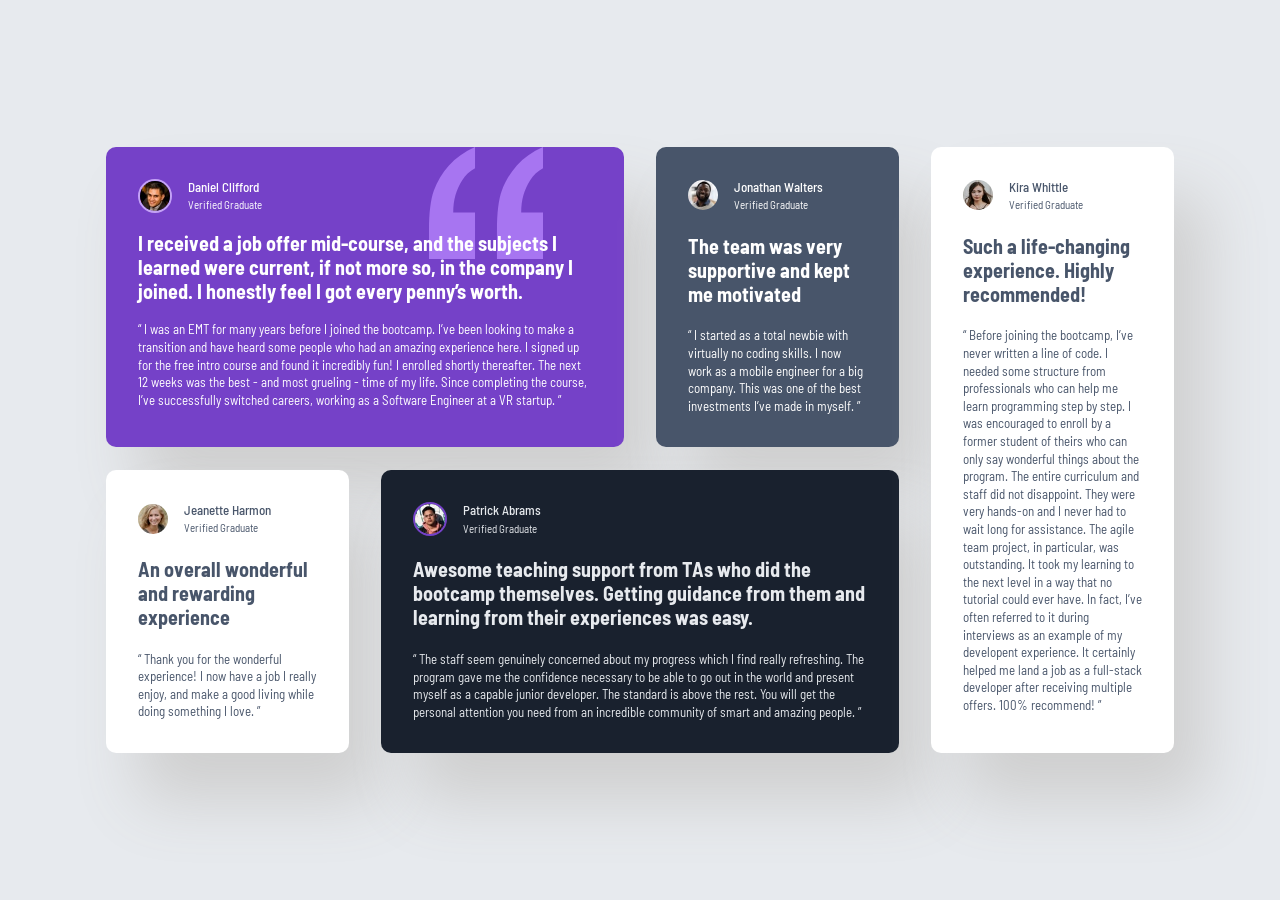
<file: index.html>
<!DOCTYPE html>

<html lang="en">
    <head>
        <meta charset="utf-8">
        <meta name="viewport" content="width=device-width, initial-scale=1.0">
        <link rel="stylesheet" href="style.css">
        <link rel="icon" href="images/favicon-32x32.png" sizes="32x32" type="image/png">
        <title>Testimonial Grid (FrontendMentor)</title>
    </head>
    
    <body>
        <div class="testimonial-grid">
            <div class="card card--daniel">
                <div class="nametag">
                    <img src="images/image-daniel.jpg" alt="Daniel">
                    <div>
                        <p>Daniel Clifford</p>
                        <span>Verified Graduate</span>
                    </div>
                </div>
                <h1>I received a job offer mid-course, and the subjects I learned were current, if not more so, 
                in the company I joined. I honestly feel I got every penny’s worth.</h1>
                <blockquote>
                    <p>“ I was an EMT for many years before I joined the bootcamp. I’ve been looking to make a 
                    transition and have heard some people who had an amazing experience here. I signed up 
                    for the free intro course and found it incredibly fun! I enrolled shortly thereafter. 
                    The next 12 weeks was the best - and most grueling - time of my life. Since completing 
                    the course, I’ve successfully switched careers, working as a Software Engineer at a VR startup. ”</p>
                </blockquote>  
            </div>
            
            <div class="card card--jonathan">
                <div class="nametag">
                    <img src="images/image-jonathan.jpg" alt="Jonathan">
                    <div>
                        <p>Jonathan Walters</p>
                        <span>Verified Graduate</span>
                    </div>
                </div>
                <h2>The team was very supportive and kept me motivated</h2>
                <blockquote>
                    <p>“ I started as a total newbie with virtually no coding skills. I now work as a mobile engineer 
                    for a big company. This was one of the best investments I’ve made in myself. ”</p>
                </blockquote>  
            </div>

            <div class="card card--jeanette">
                <div class="nametag">
                    <img src="images/image-jeanette.jpg" alt="Jeanette">
                    <div>
                        <p>Jeanette Harmon</p>
                        <span>Verified Graduate</span>
                    </div>
                </div>
                <h2>An overall wonderful and rewarding experience</h2>
                <blockquote>
                    <p>“ Thank you for the wonderful experience! I now have a job I really enjoy, and make a good living 
                    while doing something I love. ”</p>
                </blockquote>  
            </div>

            <div class="card card--patrick">
                <div class="nametag">
                    <img src="images/image-patrick.jpg" alt="Patrick">
                    <div>
                        <p>Patrick Abrams</p>
                        <span>Verified Graduate</span>
                    </div>
                </div>
                <h2>Awesome teaching support from TAs who did the bootcamp themselves. Getting guidance from them and 
                learning from their experiences was easy.</h2>
                <blockquote>
                    <p>“ The staff seem genuinely concerned about my progress which I find really refreshing. The program 
                    gave me the confidence necessary to be able to go out in the world and present myself as a capable 
                    junior developer. The standard is above the rest. You will get the personal attention you need from 
                    an incredible community of smart and amazing people. ”</p>
                </blockquote>  
            </div>
            
            <div class="card card--kira">
                <div class="nametag">
                    <img src="images/image-kira.jpg" alt="Kira">
                    <div>
                        <p>Kira Whittle</p>
                        <span>Verified Graduate</span>
                    </div>
                </div>
                <h2>Such a life-changing experience. Highly recommended!</h2>
                <blockquote>
                    <p>“ Before joining the bootcamp, I’ve never written a line of code. I needed some structure from 
                    professionals who can help me learn programming step by step. I was encouraged to enroll by a former 
                    student of theirs who can only say wonderful things about the program. The entire curriculum and staff 
                    did not disappoint. They were very hands-on and I never had to wait long for assistance. The agile team 
                    project, in particular, was outstanding. It took my learning to the next level in a way that no tutorial 
                    could ever have. In fact, I’ve often referred to it during interviews as an example of my developent 
                    experience. It certainly helped me land a job as a full-stack developer after receiving multiple offers. 
                    100% recommend! ”</p> 
                </blockquote> 
            </div>
        </div>
    </body>
</html>
</file>
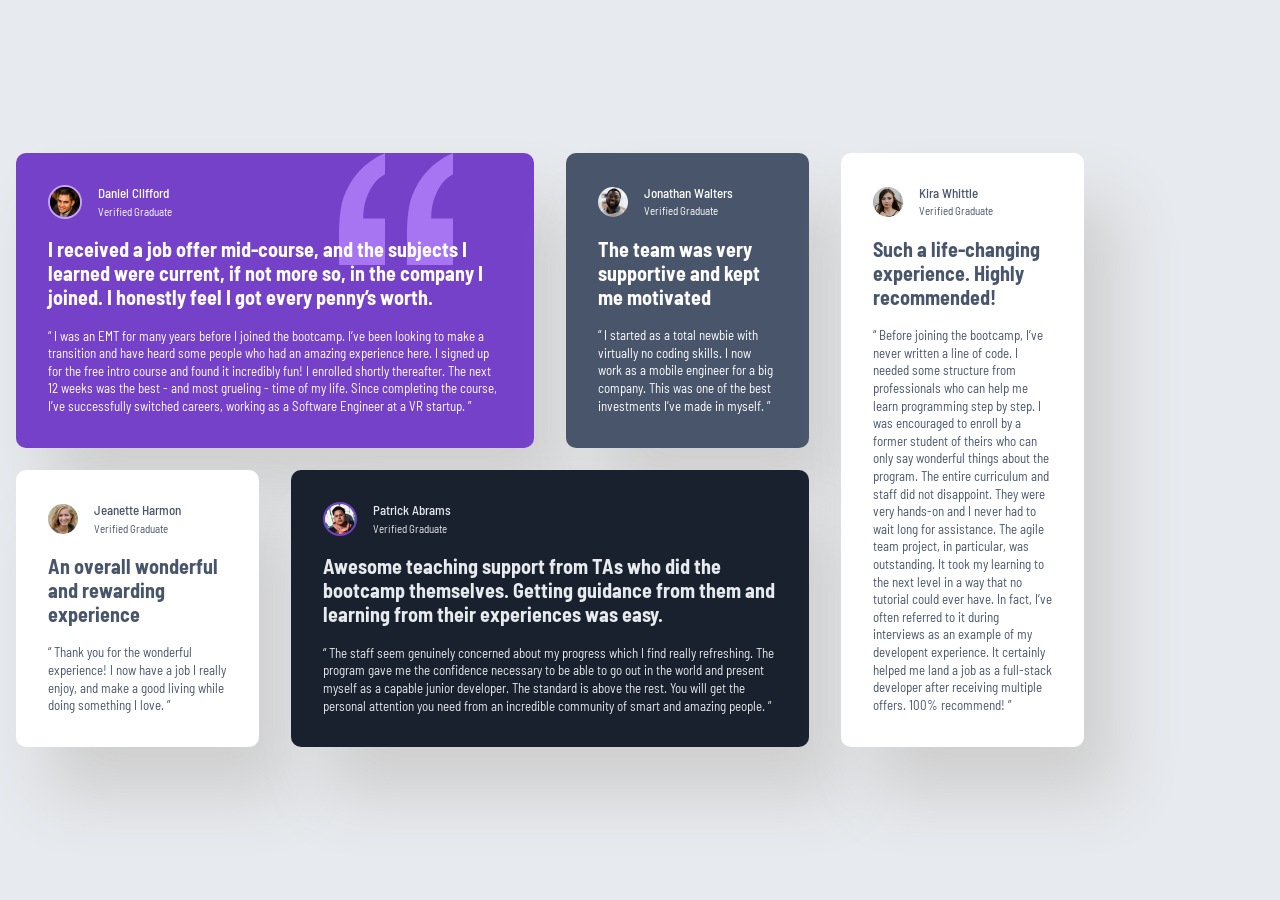
<file: Testimonial Grid/index.html>
<!DOCTYPE html>

<html lang="en">
    <head>
        <meta charset="utf-8">
        <meta name="viewport" content="width=device-width", initial-scale="1.0">
        <link rel="stylesheet" href="style.css">
        <link rel="icon" href="images/favicon-32x32.png" sizes="32x32" type="image/png">
        <title>Testimonial Grid (FrontendMentor)</title>
    </head>
    
    <body>
        <div class="testimonial-grid">
            <div class="card" style="grid-area: daniel;">
                <div class="nametag">
                    <img src="images/image-daniel.jpg" alt="Daniel">
                    <div>
                        <p>Daniel Clifford</p>
                        <span>Verified Graduate</span>
                    </div>
                </div>
                <h1>I received a job offer mid-course, and the subjects I learned were current, if not more so, 
                in the company I joined. I honestly feel I got every penny’s worth.</h1>
                <p>“ I was an EMT for many years before I joined the bootcamp. I’ve been looking to make a 
                transition and have heard some people who had an amazing experience here. I signed up 
                for the free intro course and found it incredibly fun! I enrolled shortly thereafter. 
                The next 12 weeks was the best - and most grueling - time of my life. Since completing 
                the course, I’ve successfully switched careers, working as a Software Engineer at a VR startup. ”</p>  
            </div>
            
            <div class="card" style="grid-area: jonathan;">
                <div class="nametag">
                    <img src="images/image-jonathan.jpg" alt="Jonathan">
                    <div>
                        <p>Jonathan Walters</p>
                        <span>Verified Graduate</span>
                    </div>
                </div>
                <h1>The team was very supportive and kept me motivated</h1>
                <p>“ I started as a total newbie with virtually no coding skills. I now work as a mobile engineer 
            for a big company. This was one of the best investments I’ve made in myself. ”</p>  
            </div>

            <div class="card" style="grid-area: jeanette;">
                <div class="nametag">
                    <img src="images/image-jeanette.jpg" alt="Jeanette">
                    <div>
                        <p>Jeanette Harmon</p>
                        <span>Verified Graduate</span>
                    </div>
                </div>
                <h1>An overall wonderful and rewarding experience</h1>
                <p>“ Thank you for the wonderful experience! I now have a job I really enjoy, and make a good living 
                while doing something I love. ”</p>  
            </div>

            <div class="card" style="grid-area: patrick;">
                <div class="nametag">
                    <img src="images/image-patrick.jpg" alt="Patrick">
                    <div>
                        <p>Patrick Abrams</p>
                        <span>Verified Graduate</span>
                    </div>
                </div>
                <h1>Awesome teaching support from TAs who did the bootcamp themselves. Getting guidance from them and 
                learning from their experiences was easy.</h1>
                <p>“ The staff seem genuinely concerned about my progress which I find really refreshing. The program 
                gave me the confidence necessary to be able to go out in the world and present myself as a capable 
                junior developer. The standard is above the rest. You will get the personal attention you need from 
                an incredible community of smart and amazing people. ”</p>  
            </div>
            
            <div class="card" style="grid-area: kira;">
                <div class="nametag">
                    <img src="images/image-kira.jpg" alt="Kira">
                    <div>
                        <p>Kira Whittle</p>
                        <span>Verified Graduate</span>
                    </div>
                </div>
                <h1>Such a life-changing experience. Highly recommended!</h1>
                <p>“ Before joining the bootcamp, I’ve never written a line of code. I needed some structure from 
            professionals who can help me learn programming step by step. I was encouraged to enroll by a former 
            student of theirs who can only say wonderful things about the program. The entire curriculum and staff 
            did not disappoint. They were very hands-on and I never had to wait long for assistance. The agile team 
            project, in particular, was outstanding. It took my learning to the next level in a way that no tutorial 
            could ever have. In fact, I’ve often referred to it during interviews as an example of my developent 
            experience. It certainly helped me land a job as a full-stack developer after receiving multiple offers. 
            100% recommend! ”</p>  
            </div>
        </div>
    </body>
</html>
</file>
<file: style.css>
@import url('https://fonts.googleapis.com/css2?family=Barlow+Semi+Condensed:wght@400;500;600&display=swap');

:root {
    --purple-50: hsl(260, 100%, 95%);
    --purple-300: hsl(264, 82%, 80%);
    --purple-500: hsl(263, 55%, 52%);

    --White: hsl(0, 0%, 100%);
    --Grey-100: hsl(214, 17%, 92%);
    --Grey-200: hsl(0, 0%, 81%);
    --Grey-400: hsl(224, 10%, 45%);
    --Grey-500: hsl(217, 19%, 35%);
    --Dark-blue: hsl(219, 29%, 14%);
    --Black: hsl(0, 0%, 7%);
}

body {
    font-size: 13px;
    font-family: "Barlow Semi Condensed", sans-serif;
    font-weight: 500;

    background-color: var(--Grey-100);
    height: 100vh;
    margin: 0;
    align-content: center;
}

h1, h2 {
    font-size: 1.25rem;
    padding: 5px 0;
}

p {
    padding: 0;
    margin: 0;

    font-weight: 400;
    line-height: 1.1rem;
}

span {
    font-size: 11px;
    font-weight: 400;
}

blockquote {
    margin: 0;
}

.testimonial-grid {
    max-width: 1100px;
    display: grid;
    margin-inline: auto;

    grid-template-columns: repeat(4, 1fr);
    grid-template-areas: 
    "daniel daniel jonathan kira"
    "jeanette patrick patrick kira";
}

.card {
    border-radius: 10px;

    padding: 2rem;
    margin: 0.7rem 1rem;

    box-shadow: 2rem 3rem 4rem 0px var(--Grey-200);
}

.nametag {
    display: flex;
    align-items: center;
    gap: 1rem;
}

.nametag p {
    font-weight: 500;
}

img {
    max-width: 30px;
    height: auto;
    border-radius: 50%;
}

.card--daniel {
    grid-area: daniel;
    background-color: var(--purple-500);
    background-image: url("images/bg-pattern-quotation.svg");
    background-repeat: no-repeat;
    background-position: top right 20%;
    background-size: 22%;
    color: var(--White);
}

.card--jonathan{
    grid-area: jonathan;
    background-color: var(--Grey-500);
    color: var(--White);
}

.card--jeanette {
    grid-area: jeanette;
    background-color: var(--White);
    color: var(--Grey-500);
}

.card--kira {
    grid-area: kira;
    background-color: var(--White);
    color: var(--Grey-500);
}

.card--patrick {
    grid-area: patrick;
    background-color: var(--Dark-blue);
    color: var(--Grey-100);
}

.card--daniel img {
    border: solid 2px var(--purple-300);
}

.card--patrick img {
    border: solid 2px var(--purple-500);
}

@media (max-width: 1035px) {
    .testimonial-grid {
        grid-template-areas: 
        "daniel jonathan"
        "daniel patrick"
        "jeanette patrick"
        "kira kira";
    }

    .card {
        margin: 1rem;
    }
}

@media (max-width: 575px) {
    .testimonial-grid {
        grid-template-areas: 
        "daniel"
        "jonathan"
        "jeanette"
        "patrick"
        "kira";
    }

    .card:first-child {
        background-image: none;
    }
}
</file>
<file: Testimonial Grid/style.css>
@import url('https://fonts.googleapis.com/css2?family=Barlow+Semi+Condensed:wght@400;500;600&display=swap');

:root {
    --purple-50: hsl(260, 100%, 95%);
    --purple-300: hsl(264, 82%, 80%);
    --purple-500: hsl(263, 55%, 52%);

    --White: hsl(0, 0%, 100%);
    --Grey-100: hsl(214, 17%, 92%);
    --Grey-200: hsl(0, 0%, 81%);
    --Grey-400: hsl(224, 10%, 45%);
    --Grey-500: hsl(217, 19%, 35%);
    --Dark-blue: hsl(219, 29%, 14%);
    --Black: hsl(0, 0%, 7%);
}

body {
    font-size: 13px;
    font-family: "Barlow Semi Condensed", sans-serif;
    font-weight: 500;

    background-color: var(--Grey-100);
    height: 100vh;
    margin: 0;

    justify-items: center;
    align-content: center;
}

h1 {
    font-size: 1.25rem;
    padding: 5px 0;
}

p {
    padding: 0;
    margin: 0;

    font-weight: 400;
    line-height: 1.1rem;
}

span {
    font-size: 11px;
    font-weight: 400;
}

.testimonial-grid {
    max-width: 1100px;
    display: grid;
    /* gap: 1.5rem; */

    grid-auto-columns: 1fr;
    grid-template-areas: 
    "daniel daniel jonathan kira"
    "jeanette patrick patrick kira";
}

.card {
    background-color: lightcoral;
    border-radius: 10px;

    padding: 2rem;
    margin: 0.7rem 1rem;

    box-shadow: 2rem 3rem 4rem 0px var(--Grey-200);
}

.nametag {
    display: flex;
    align-items: center;
    gap: 1rem;
}

.nametag p {
    font-weight: 500;
}

img {
    max-width: 30px;
    height: auto;
    border-radius: 50%;
}

.card:nth-child(1) {
    background-color: var(--purple-500);
    background-image: url("images/bg-pattern-quotation.svg");
    background-repeat: no-repeat;
    background-position: top right 20%;
    background-size: 22%;
    color: var(--White);
}

.card:nth-child(2) {
    background-color: var(--Grey-500);
    color: var(--White);
}

.card:nth-child(3),
.card:nth-child(5) {
    background-color: var(--White);
    color: var(--Grey-500);
}

.card:nth-child(4) {
    background-color: var(--Dark-blue);
    color: var(--Grey-100);
}

.card:nth-child(1) img {
    border: solid 2px var(--purple-300);
}

.card:nth-child(4) img {
    border: solid 2px var(--purple-500);
}

@media (max-width: 1035px) {
    .testimonial-grid {
        
        grid-template-areas: 
        "daniel jonathan"
        "daniel patrick"
        "jeanette patrick"
        "kira kira";
    }

    .card {
        margin: 1rem;
    }
}

@media (max-width: 575px) {
    .testimonial-grid {
        grid-template-areas: 
        "daniel"
        "jonathan"
        "jeanette"
        "patrick"
        "kira";
    }

    .card:first-child {
        background-image: none;
    }
}
</file>
